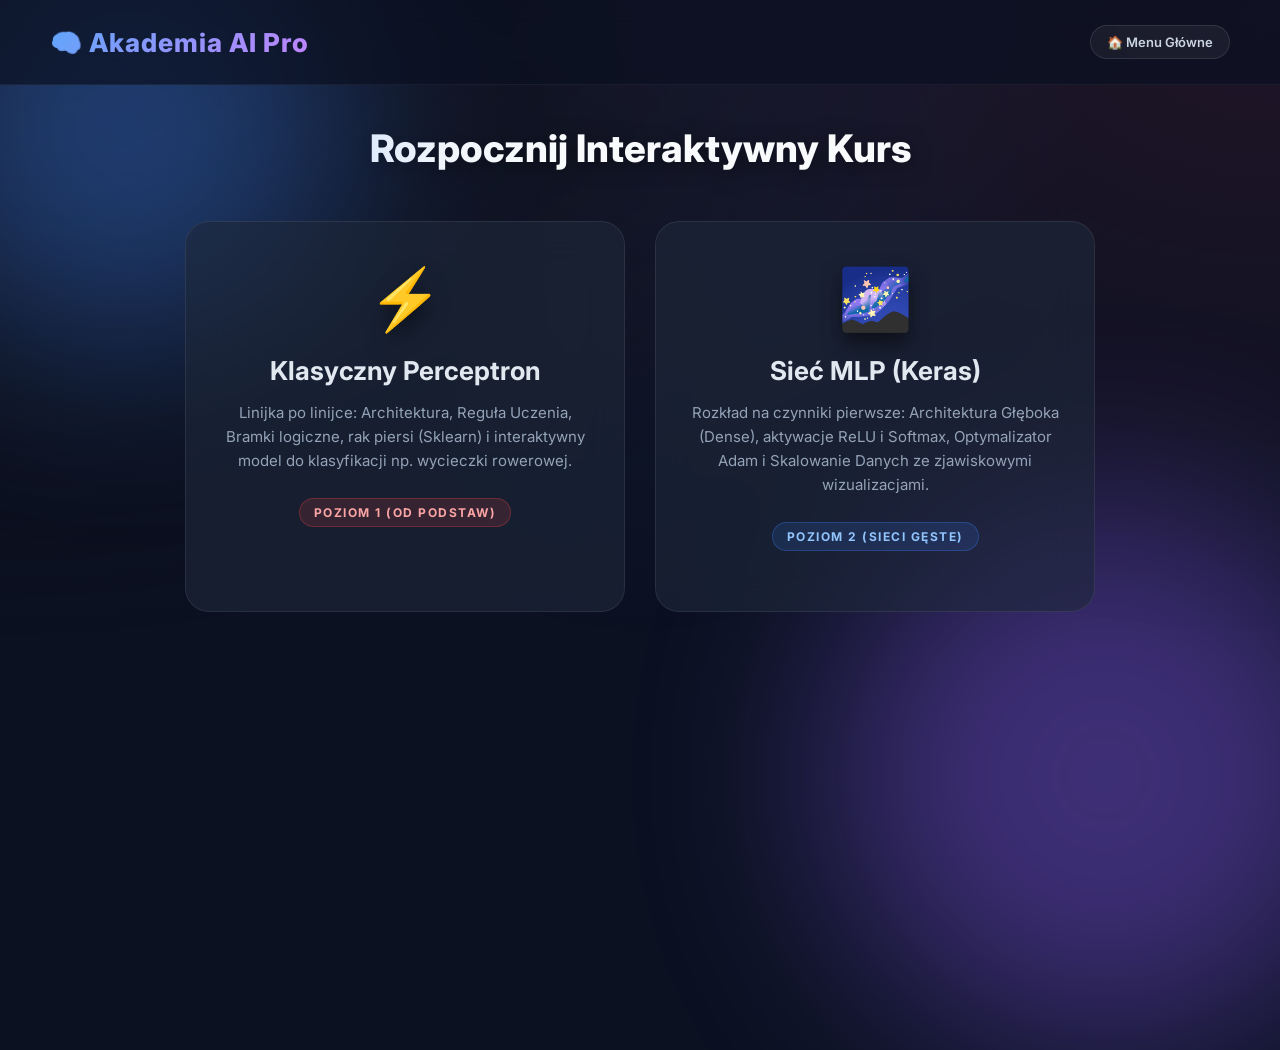
<file: MLP_Explainer/index.html>
<!DOCTYPE html>
<html lang="pl">

<head>
    <meta charset="UTF-8">
    <meta name="viewport" content="width=device-width, initial-scale=1.0">
    <title>Akademia AI Pro - Interactive Explainers</title>
    <link rel="stylesheet" href="style.css">
</head>

<body>
    <div class="bg-mesh"></div>
    <div class="globe globe-1"></div>
    <div class="globe globe-2"></div>

    <nav class="navbar">
        <div class="logo" id="nav-logo" style="cursor: pointer;">🧠 Akademia AI Pro</div>
        <button id="back-to-menu-top" class="btn btn-secondary hidden"
            style="font-size: 13px; padding: 8px 16px; border-radius:20px;">
            🏠 Menu Główne
        </button>
    </nav>

    <main class="container">
        <!-- ======================= -->
        <!-- MENU GŁÓWNE -->
        <!-- ======================= -->
        <div id="home-screen" class="active-screen menu-container">
            <h1 class="main-title">Rozpocznij Interaktywny Kurs</h1>
            <div class="menu-cards">
                <div class="menu-card" data-target="lesson-perceptron">
                    <div class="menu-icon">⚡</div>
                    <h2>Klasyczny Perceptron</h2>
                    <p>Linijka po linijce: Architektura, Reguła Uczenia, Bramki logiczne, rak piersi (Sklearn) i
                        interaktywny model do klasyfikacji np. wycieczki rowerowej.</p>
                    <span class="badge b-red">Poziom 1 (Od Podstaw)</span>
                </div>
                <div class="menu-card" data-target="lesson-mlp">
                    <div class="menu-icon">🌌</div>
                    <h2>Sieć MLP (Keras)</h2>
                    <p>Rozkład na czynniki pierwsze: Architektura Głęboka (Dense), aktywacje ReLU i Softmax,
                        Optymalizator Adam i Skalowanie Danych ze zjawiskowymi wizualizacjami.</p>
                    <span class="badge b-blue">Poziom 2 (Sieci Gęste)</span>
                </div>
            </div>
        </div>


        <!-- ======================= -->
        <!-- LEKCJA 1: PERCEPTRON -->
        <!-- ======================= -->
        <div id="lesson-perceptron" class="hidden-screen lesson-flow">

            <!-- P0: THEORY PERCEPTRON -->
            <section class="card glass-effect active-section">
                <div class="card-content">
                    <span class="badge b-red">Krok 1 / 11 (Teoria)</span>
                    <h1>Czym jest Perceptron?</h1>
                    <p>W dziedzinie sztucznej inteligencji <b>Perceptron</b> uchodzi za historycznego ojca u Sieci Neuronowych. Opracowany matematycznie w 1957 roku przez dr Franka Rosenblatta był zapowiedzią zasymulowania wzroku i działania mózgu.</p>
                    
                    <div class="line-by-line">
                        <div class="code-row">
                            <div class="code-header">Biologia ➔ Matematyka</div>
                            <div class="code-desc">Biologiczny neuron odbiera sygnał za pomocą dendrytów, kumuluje iskrę, i wyrzuca impuls aksonem dalej. <b>W programie jest to po prostu funkcja sumująca liczby.</b> Odbiera wejścia (liczby ułamkowe), waży je przez "ważność" sygnału (tzw. Wagi synaptyczne) i jeśli suma wykaże ładunek wystarczająco na plus - funkcja strzela wartością absolutną <code>1</code>. W innym wypadku <code>0</code>.</div>
                        </div>
                        <div class="code-row">
                            <div class="code-header">Liniowa Separowalność (Pięta Achillesa)</div>
                            <div class="code-desc">Pojedynczy Perceptron operuje płasko - rysuje podczas wyrokowania wyłącznie <b>jedną twardą prostą na wykresie.</b> Z tego powodu uchodzi za model matematycznie liniowy i nie jest w stanie pociąć bardziej zawiłych problemów z zachodzącymi na siebie danymi (np. XOR). Pchnęło to świat do budowania ich w pionowe "ściany" dziesiątek neuronów naraz (tzw. MLP).</div>
                        </div>
                    </div>
                    
                    <div class="anim-box">
                        <div class="perceptron-diagram">
                            <div class="p-inputs">
                                <div class="p-in-node">X1</div><div class="p-in-node">X2</div><div class="p-in-node">X3</div>
                            </div>
                            <div class="p-lines"></div>
                            <div class="p-soma">Suma = Σ (W*X)</div>
                            <div class="p-arrow">➔</div>
                            <div class="p-out">Wyj: 1</div>
                        </div>
                        <p class="anim-desc">Podrzynanie i sumowanie wszystkich drutów z informacją by wyrzucić jedną twardą decyzję.</p>
                    </div>

                    <button class="btn btn-primary next-btn">Jak to ująć w Kodzie? DALEJ ➔</button>
                </div>
            </section>
            <!-- P1: INIT -->
            <section class="card glass-effect hidden">
                <div class="card-content">
                    <span class="badge b-red">Krok 2 / 11</span>
                    <h1>Narodziny Algorytmu <span>(__init__)</span></h1>
                    <p>Budowę naszej AI zaczynamy zupełnie od zera w szczerym Pythonie używając struktury klasy
                        obiektowej.</p>

                    <div class="line-by-line">
                        <div class="code-row">
                            <div class="code-header"><span class="keyword">class</span> Perceptron:</div>
                            <div class="code-desc"><b>Szablon:</b> Tworzymy formę "Perceptron". Od teraz wywołując w
                                kodzie słowo <code>Perceptron()</code> ożywiamy jednego takiego "stwora".</div>
                        </div>
                        <div class="code-row">
                            <div class="code-header"> <span class="keyword">def</span> <span
                                    class="function">__init__</span>(self, lr=<span class="number">0.1</span>,
                                epochs=<span class="number">20</span>):</div>
                            <div class="code-desc"><b>Konstruktor:</b> Wywołuje się podczas narodzin. <b>lr (Learning
                                    Rate)</b> to procent o jaki skorygujemy model za każdy błąd, a <b>epochs</b> mówi
                                ile razy algorytm przeczyta szkolny podręcznik od deski do deski.</div>
                        </div>
                        <div class="code-row">
                            <div class="code-header"> <span class="keyword">self</span>.w = np.random.uniform(<span
                                    class="number">-0.5</span>, <span class="number">0.5</span>, <span
                                    class="number">3</span>)</div>
                            <div class="code-desc"><b>Wagi Początkowe (Myśli):</b> Inicjalizujemy 3 wagi (zmienne siły
                                sygnału) losując je od -0.5 do 0.5. Pozycja <code>self.w[0]</code> będzie zarezerwowana
                                dla tzw. Biasu - specjalnego niezależnego suwaka czułości całego neuronu!</div>
                        </div>
                    </div>

                    <div class="anim-box">
                        <div class="rand-weights">
                            <div class="w-cube">W0</div>
                            <div class="w-cube">W1</div>
                            <div class="w-cube">W2</div>
                        </div>
                        <p class="anim-desc">Trzy wylosowane wagi to mózg komórki czekający na doświadczenie.</p>
                    </div>

                    <button class="btn btn-primary next-btn">Jak Myśli Neuron? DALEJ ➔</button>
                </div>
            </section>

            <!-- P2: PREDICT -->
            <section class="card glass-effect hidden">
                <div class="card-content">
                    <span class="badge b-red">Krok 3 / 11</span>
                    <h1>Podejmowanie Decyzji <span>(predict)</span></h1>
                    <p>Aby komórka wydała osąd o bodźcu świetlnym (np. [0,1]), musi przeprowadzić go przez swoje
                        wywęszone wagi za pomocą matmy wektorowej.</p>

                    <div class="line-by-line">
                        <div class="code-row">
                            <div class="code-header"> <span class="keyword">def</span> <span
                                    class="function">predict</span>(self, x):<br> x = np.concatenate(([<span
                                    class="number">1</span>], x))</div>
                            <div class="code-desc"><b>Klejenie Biasu:</b> Nasz bodziec "x" z zewnątrz dostaje nałożoną z
                                przodu stałą "1". Dlaczego? Bo zaraz przemnożymy bodziec z naszymi Wagami (W). Musimy
                                stworzyć manekina `1` by wymnożyć go przez pierwszą sztuczną wagę z puli - czyli Bias
                                (W0)!</div>
                        </div>
                        <div class="code-row">
                            <div class="code-header"> s = np.dot(<span class="keyword">self</span>.w, x)</div>
                            <div class="code-desc"><b>Zderzenie:</b> Potężna funkcja NumPy `dot` (Iloczyn Skalarny).
                                Mnoży punktowo sygnał i wagę (np: <code>S = W0*1 + W1*x1 + W2*x2</code>). Z tego
                                wielkiego zderzenia powstaje zaledwie jedna suma: Zmienna <b>s</b> (Potencjał).</div>
                        </div>
                        <div class="code-row">
                            <div class="code-header"> <span class="keyword">return</span> <span class="number">1</span>
                                <span class="keyword">if</span> s >= <span class="number">0</span> <span
                                    class="keyword">else</span> <span class="number">0</span></div>
                            <div class="code-desc"><b>Skok (Ruch):</b> Neuron myśli na twardo. Jeśli potencjał
                                wzbudzenia 's' przebił linię podłogi (0) - krzyczy "TAK" (zwraca jedynkę). Jak nie, śpi
                                na głucho zwracając (0).</div>
                        </div>
                    </div>

                    <div class="anim-box">
                        <div class="step-anim">
                            <div class="step-bar-bg">
                                <div class="step-bar-fill"></div>
                            </div>
                            <div class="step-result step-res-1">Dobił ! Zwracam 1</div>
                        </div>
                        <p class="anim-desc">Potencjał rośnie aż przekracza granice 0 -> neuron emituje jedynkę do
                            diagnozy!</p>
                    </div>

                    <div class="buttons">
                        <button class="btn btn-secondary prev-btn">🡠 Wróć</button>
                        <button class="btn btn-primary next-btn">Krok 3: Pętla Fit (Część 1) ➔</button>
                    </div>
                </div>
            </section>

            <!-- P3: FIT P1 -->
            <section class="card glass-effect hidden">
                <div class="card-content">
                    <span class="badge b-red">Krok 4 / 11</span>
                    <h1>Szkoła dla Sztucznej Inteligencji <span>(fit)</span></h1>
                    <p>Zaczynamy uczyć "płaskiego" sztucznego nerwa na podstawie prawdziwych odpowiedzi w pętli.</p>

                    <div class="line-by-line">
                        <div class="code-row">
                            <div class="code-header"> <span class="keyword">def</span> <span
                                    class="function">fit</span>(self, X, y):<br> <span class="keyword">for</span> _
                                <span class="keyword">in</span> <span class="built_in">range</span>(<span
                                    class="keyword">self</span>.epochs):<br> errors = <span class="number">0</span>
                            </div>
                            <div class="code-desc">Wrzucamy do kotła matrycę setek zadań z matmy (X) oraz klucz
                                poprawnych odpowiedzi (y). Robimy dookoła tego "N Epok" iteracji. Symbol "_" zamiast np.
                                "i" oznacza, że nie interesuje nas, który to numer kółka biegnie maszyna. Konfirmujemy
                                też licznik pomyłek na 0.</div>
                        </div>
                        <div class="code-row">
                            <div class="code-header"> <span class="keyword">for</span> x, yd <span
                                    class="keyword">in</span> <span class="built_in">zip</span>(X, y):<br> x_ext =
                                np.concatenate(([<span class="number">1</span>], x))<br> y_pred = <span
                                    class="keyword">self</span>.predict(x)</div>
                            <div class="code-desc">Korzystamy z pythonowego <code>zip</code> aby wyjąć konkretne jedno
                                zdanie do przetłumaczenia z bazy i od razu obok trzymać za rączke prawidłowy klucz `yd`
                                (y desired). Symulator strzela w opinii neuronu do <code>y_pred</code> używając
                                `predict()`.</div>
                        </div>
                    </div>

                    <div class="buttons">
                        <button class="btn btn-secondary prev-btn">🡠 Wróć</button>
                        <button class="btn btn-primary next-btn">Krok 4: Błąd i Korekta ➔</button>
                    </div>
                </div>
            </section>

            <!-- P4: FIT P2 -->
            <section class="card glass-effect hidden">
                <div class="card-content">
                    <span class="badge b-red">Krok 5 / 11</span>
                    <h1>Karykastura Błędu: Magia AI</h1>
                    <p>Najsłynniejsze trzy wersy w historii Machine Learningu (Podstawowa reguła różnicowa z lat
                        50tych).</p>

                    <div class="line-by-line">
                        <div class="code-row">
                            <div class="code-header"> error = yd - y_pred</div>
                            <div class="code-desc"><b>Ogień a Woda:</b> Odejmowanie prawdy od kłamstwa. Jeżeli
                                powiedziano (1), a było (0) = <b>Błąd -1</b>. Jak zamilczał (0), a miało krzyczeć (1) =
                                <b>Błąd +1</b>. Trafił to <b>Błąd = 0</b>.</div>
                        </div>
                        <div class="code-row">
                            <div class="code-header"> <span class="keyword">self</span>.w += <span
                                    class="keyword">self</span>.lr * error * x_ext</div>
                            <div class="code-desc"><b>Święty Graal Uczenia:</b> Do wagi sumujemy Ułamek (LR) Z Błędu (1
                                lub -1) * Sam Wektor Bodźca Z Przestrzeni. Neuron automatycznie przestawia swoją
                                "Dźwignię opinnii / Wage" na plusie by w następnej Epoce móc przepchnąć prąd przy tym
                                właśnie kwiecie!</div>
                        </div>
                        <div class="code-row">
                            <div class="code-header"> errors += <span class="built_in">abs</span>(error)<br> <span
                                    class="keyword">if</span> errors == <span class="number">0</span>:<br> <span
                                    class="keyword">break</span></div>
                            <div class="code-desc">Liczymy błędy do worka globalnego niezależnie od znaku (`abs` =
                                wartość absolutna). Jeśli worek wyszedł po epoce rzutowo okrągłym zerem -> przerywamy
                                marnować prąd w procesorze komendą `break`, model zameldował perfekcję stu-procentową na
                                szkoleniu!</div>
                        </div>
                    </div>

                    <div class="anim-box">
                        <div class="update-anim">
                            <span class="w-old">W: 0.12</span> ➔ <span class="w-new">W: 0.52 !</span>
                        </div>
                        <p class="anim-desc">Wykryto Błąd! Waga z automatu urosła do góry, aby w kolejnej Epoce wyrzucić
                            wyższy potencjał na tej samej wejściówce!</p>
                    </div>

                    <div class="buttons">
                        <button class="btn btn-secondary prev-btn">🡠 Wróć</button>
                        <button class="btn btn-primary next-btn">Krok 5: Egzamin Ucznia ➔</button>
                    </div>
                </div>
            </section>

            <!-- P5: EVALUATE -->
            <section class="card glass-effect hidden">
                <div class="card-content">
                    <span class="badge b-red">Krok 6 / 11</span>
                    <h1>Egzamin Ucznia <span>(evaluate)</span></h1>
                    <p>Aby zobaczyć czy proces był udany, odpinamy mu odpowiedzi ze świadomości i zmuszamy do pisania
                        klasówki z użyciem wykreowanej na ślepo struktury Wag z pamięci podręcznej.</p>

                    <div class="line-by-line">
                        <div class="code-row">
                            <div class="code-header"> <span class="keyword">def</span> <span
                                    class="function">evaluate</span>(self, X, y):<br> correct = <span
                                    class="number">0</span><br> <span class="keyword">for</span> x, yd <span
                                    class="keyword">in</span> <span class="built_in">zip</span>(X,y):</div>
                            <div class="code-desc">Ponownie zapętlamy "Arkusz Egzaminacyjny X" spajając z kluczem "yd".
                                Inicjalizujemy licznik na 0 (Brak strzeżonych podpowiedzi o wagach uaktualnianych
                                wewnątrz - evaluate nigdy nic nie dodaje na self.w !)</div>
                        </div>
                        <div class="code-row">
                            <div class="code-header"> y_pred = <span class="keyword">self</span>.predict(x)<br> <span
                                    class="keyword">if</span> y_pred == yd:<br> correct += <span
                                    class="number">1</span><br> <span class="built_in">print</span>(f<span
                                    class="string">"Dokładność: {correct}/{len(y)}"</span>)</div>
                            <div class="code-desc">Wypluwamy strzał z diagnozy, przyrównujemy twardym boolem Pythona
                                `==` do referencji tablic. Skuteczne trafienie to podbicie licznika. Komenda
                                <code>len(y)</code> mówi ilu miało być pacjentów łącznie rzutując wspaniałą dokładność
                                procentu (np 4/4).</div>
                        </div>
                    </div>

                    <div class="buttons">
                        <button class="btn btn-secondary prev-btn">🡠 Wróć</button>
                        <button class="btn btn-primary next-btn">Krok 6: Problemy Logiki i XOR ➔</button>
                    </div>
                </div>
            </section>

            <!-- P6: GATES (AND OR XOR) -->
            <section class="card glass-effect hidden">
                <div class="card-content">
                    <span class="badge b-red">Krok 7 / 11</span>
                    <h1>Problemy Logiki (Zguba XOR'a)</h1>
                    <p>Płaski perceptron to mocarz jednej linii na płaszczyźnie wykresu. Odetnie `1` z `0,0,0` w bramce
                        AND na wymiar. Odetnie `0` z bazy pełnej jedynek w OR. Ale polegnie sromotnie w problemie XOR!
                    </p>

                    <div class="line-by-line">
                        <div class="code-row">
                            <div class="code-header">X_xor = np.array([[<span class="number">0</span>,<span
                                    class="number">0</span>], [<span class="number">0</span>,<span
                                    class="number">1</span>], [<span class="number">1</span>,<span
                                    class="number">0</span>], [<span class="number">1</span>,<span
                                    class="number">1</span>]])<br>y_xor = np.array([<span class="number">0</span>,<span
                                    class="number">1</span>,<span class="number">1</span>,<span
                                    class="number">0</span>])</div>
                            <div class="code-desc">Pomiędzy diagnozę zer z wariantu 0,0 oraz 1,1 wciskają nam się
                                odpowiedzi punktowe chwiednych Prawd (1) stojące na przekątnych punktach (0,1 oraz 1,0).
                                Matematyczna jedyna niemożliwość rozwiązania! Kod gubi się i wypluwa skuteczność
                                oscyllacji max z 50-70%, myląc proste na każdej osiowej próbie!</div>
                        </div>
                    </div>

                    <div class="anim-box">
                        <div class="xor-grid-wrap">
                            <div class="xor-p x-00">0</div>
                            <div class="xor-p x-11">0</div>
                            <div class="xor-p x-01">1</div>
                            <div class="xor-p x-10">1</div>
                            <div class="xor-line"></div>
                        </div>
                        <p class="anim-desc">Skacząca, zagubiona prosta liniowa bezwarunkowo nie może poprowadzić
                            gładkiej rzeki dzielącej poprawnie zera od jedynek, bowiem rzucone są na ukos. <b>To właśnie
                                ten powód wywołał rewolucję i nakazał ludziom złożyć Perceptrony w głębokie warstwy
                                (Wielowarstwowa MLP - z kolejnego lekcji!)</b></p>
                    </div>

                    <div class="buttons">
                        <button class="btn btn-secondary prev-btn">🡠 Wróć</button>
                        <button class="btn btn-primary next-btn">Krok 7: Zautomatyzowany Scikit-learn ➔</button>
                    </div>
                </div>
            </section>

            <!-- P7: Sklearn & Syntax -->
            <section class="card glass-effect hidden">
                <div class="card-content">
                    <span class="badge b-red">Krok 8 / 11</span>
                    <h1>Zderzenie z Machiną Google/Sklearn</h1>
                    <p>Aby nie klepać matryc ręcznie palcem na 4 próby badawcze, stosujemy biblioteczne gotowce dla
                        sprawdzianu bojowego.</p>

                    <div class="line-by-line">
                        <div class="code-row">
                            <div class="code-header">X,y = make_classification(n_samples=<span
                                    class="number">200</span>, n_informative=<span class="number">2</span>,
                                random_state=<span class="number">42</span>)</div>
                            <div class="code-desc">Prosi robota generacyjnego o 200 surowców wektorowych posiadających
                                czyste 2 cechy istotne `informative`. `random_state=42` nakazuje skompilować
                                pseudo-losowo zawsze idealną powtarzającą się siatkę za każdym odpaleniem dla uczciwości
                                w powtórzeniach prac.</div>
                        </div>
                        <div class="code-row">
                            <div class="code-header">p_sk = SklearnPerceptron(eta0=<span class="number">0.01</span>,
                                max_iter=<span class="number">100</span>)</div>
                            <div class="code-desc">Biblioteka w budowie robi to co Ty, wywołje algorytm lat '50. Tylko
                                nazywa rzeczy naukowo: Twój znany `lr` zwany pod flagę `eta0`, a `epochs` leci we flagę
                                `max_iter` jako graniczne interacje zapętleń wektorowych optymalizacji.</div>
                        </div>
                    </div>

                    <div class="anim-box">
                        <div class="race-anim">
                            <div class="race-track">
                                <div class="runner r-my">Twój Kod: 19.0ms 🐢</div>
                            </div>
                            <div class="race-track">
                                <div class="runner r-sk">Sklearn: 0.4ms 🐇</div>
                            </div>
                        </div>
                        <p class="anim-desc">Potężny Sklearn miażdży skrypt domowej roboty szybkością i wydajnością
                            dzięki niskopoziemowym, skompresowanym obliczeniom od Cythona.</p>
                    </div>

                    <div class="buttons">
                        <button class="btn btn-secondary prev-btn">🡠 Wróć</button>
                        <button class="btn btn-primary next-btn">Krok 8: Prawdziwy Test Rak Piersi ➔</button>
                    </div>
                </div>
            </section>

            <!-- P8: RAK PIERSI CM -->
            <section class="card glass-effect hidden">
                <div class="card-content">
                    <span class="badge b-red">Krok 9 / 11</span>
                    <h1>Diagnoza (Rak Piersi) i Tablica Pomyłek</h1>
                    <p>Wchodzimy na trudny rynek medyczny. Ładujemy <code>load_breast_cancer</code> z oszałamiającą
                        zawartością 30 rozmaitych wymiarów gęstości mas guza i oceniamy sieć twardą <b>Matrycą Błędów
                            (Confusion Matrix)</b>.</p>

                    <div class="line-by-line">
                        <div class="code-row">
                            <div class="code-header">train_test_split( ..., stratify=y) <br> clf = Perceptron( ...,
                                early_stopping=<span class="keyword">True</span>)</div>
                            <div class="code-desc"><b>stratify=y:</b> Chroniący kod zapobiega fatalności tasowania z
                                czapki - zmusza w podziale próbki do dokładnego odwzorowania procentu zachorowalności
                                grupy głównej! <br><b>early_stopping:</b> Maszyna inteligentnie w porę rezygnuje z
                                bezładnego nadpisania reguł pod pamiątkową tablicę i "Wyłącza piec treningowy" jeśli
                                widzi objawy skamienienia (Overfit).</div>
                        </div>
                        <div class="code-row">
                            <div class="code-header">cm = confusion_matrix(y_test, y_pred_test)</div>
                            <div class="code-desc">To najpiękniejsza tablica dla Data Scientista. Rozkłada sukces
                                (Accuracy) na 4 obnażające sektory w macierzy 2x2. Pokażmy ten przypadek z użyciem
                                wykreowanej siatki na dole.</div>
                        </div>
                    </div>

                    <div class="anim-box" style="background:#0f172a;">
                        <div class="cm-mat">
                            <div class="cm-c cm-tp">Prawdziwy Guz: ZNALAZŁ <br>(41 Pacjentek)</div>
                            <div class="cm-c cm-fp">Wolna Od Guza: STRASZY! <br>(5 FP)</div>
                            <div class="cm-c cm-fn">Prawdziwy Guz: ZIGNOROWAŁ! <br>(1 Zmarła)</div>
                            <div class="cm-c cm-tn">Zdrowa Kobieta: OK <br>(67 Pacjentek)</div>
                        </div>
                        <p class="anim-desc">Ciemna Zieleń to uśmiech (True Positive i True Negative). Problem jednak
                            stoi pod pulsacyjnym <b>Czerwonym Alarmem FN (False-Negative - Fałszywe Zaprzeczenie
                                Błędu)</b> - maszynie pomylił się odczyt 1 kobiety z rakiem nazywając ją zdrową
                            pacjentką. Taki jeden przypadek potrafi zrujnować cały komercyjny wydźwięk oprogramowania
                            95% skutecznego!!!</p>
                    </div>

                    <div class="buttons">
                        <button class="btn btn-secondary prev-btn">🡠 Wróć</button>
                        <button class="btn btn-primary next-btn">Krok 9: Interaktywny Rower ➔</button>
                    </div>
                </div>
            </section>

            <!-- P9: BIKE PLAYGROUND -->
            <section class="card glass-effect hidden">
                <div class="card-content">
                    <span class="badge b-red">Krok 10 / 11</span>
                    <h1>Twój Rowerowy Model (Praktyka)</h1>
                    <p>Załadowaliśmy na front end wszystkie Twoje prawdziwe 4 przetrenowane już ułamkowe wagi ze
                        środowiska Notatnika ćwiczebnego. Poczuj wektor w użyciu na froncie!</p>

                    <div class="playground-wrap">
                        <div class="bike-ui">
                            <label class="switch-row">
                                <input type="checkbox" id="bike-sun" checked>
                                <div class="lbl-txt">☀️ Czy Słońce?<br><small style="color:#f43f5e">(W1:
                                        -0.0797)</small></div>
                            </label>
                            <label class="switch-row">
                                <input type="checkbox" id="bike-time" checked>
                                <div class="lbl-txt">🕒 Wolny Czas?<br><small style="color:#10b981">(W2: 0.3138)</small>
                                </div>
                            </label>
                            <label class="switch-row">
                                <input type="checkbox" id="bike-ok">
                                <div class="lbl-txt">🚲 Sprawny Rower?<br><small style="color:#10b981">(W3:
                                        0.2271)</small></div>
                            </label>
                        </div>
                        <div class="code-desc"
                            style="text-align:center; margin-top:15px; background:rgba(0,0,0,0.4); border-radius:6px;">
                            <b>Potencjał Sumy</b> = Bias (-0.4100) + Wyliczenia z Wyboru Puszwek pow.</div>
                        <div class="result-box no-go" id="bike-result"></div>
                    </div>

                    <div class="buttons">
                        <button class="btn btn-secondary prev-btn">🡠 Wróć</button>
                        <button class="btn btn-success go-home-btn">Gratulacje! Zakończ i Pobiegnij na Egzamin
                            🏠</button>
                    </div>
                </div>
            </section>
        </div>

        <!-- ======================= -->
        <!-- LEKCJA 2: MLP (Rozbudowana!) -->
        <!-- ======================= -->
        <div id="lesson-mlp" class="hidden-screen lesson-flow">

            <!-- M0: THEORY MLP -->
            <section class="card glass-effect active-section">
                <div class="card-content">
                    <span class="badge b-blue">MLP 1 / 11 (Teoria)</span>
                    <h1>Czym jest Sieć MLP? <span>(Multi-Layer)</span></h1>
                    <p><b>MLP (Multi-Layer Perceptron)</b>. Co zrobisz, jeżeli twój zbiór chorych pacjentów na osi wykresu okrąża zdrowych dookoła uiszczając "zbiór w zbiorze"? Jedna płaska prosta noża logicznego wyuczonego w poprzedniej lekcji straci głowę i pocięłaby wszystkich na wskroś. Z pomocą idą rzędy komórek ułożone warstwami jedna po drugiej!</p>
                    
                    <div class="line-by-line">
                        <div class="code-row">
                            <div class="code-header">Warstwy Ukryte (Hidden Layers)</div>
                            <div class="code-desc">Zamiast prosić pojedynczą komórkę o wyrok, zatrudniamy np. siatkę 64 komórek. Pierwsza ściana patrzy na dane początkowe, po czym wypuszcza 64 strzały opinii z połączeń na ewoluującą dalej kolejną ścianę mózgów, które szukają już wzorców opartych na abstrakcjach wygenerowanych wcześniej. To prawdziwa potęga <b>Deep Learning</b> układająca klocki nieliniowe pojęcia formy np koła czy spirali klasowej.</div>
                        </div>
                        <div class="code-row">
                            <div class="code-header">Wsteczna Propagacja Błędu (Backpropagation)</div>
                            <div class="code-desc">Jak powiedzieć tysiącom ukrytych w głębi neuronów, żeby zmodyfikowały Wagi skoro wiedzą o błędzie tylko u wylotu tablicy predykcyjnej? Używamy fali wstecznej (Backprop). Bólowa Strata klasyfikacji cofa się w tył silnikiem pochodnych macierzy (W tym błyszczy C++ z TensorFlow i gradienty). Kara cofa się wytypowanymi ścieżkami ucinając i modyfikując wagi na drodze ewolucji zwanej np. z użyciem Adama na tysiącach połączeń symultanicznie!</div>
                        </div>
                    </div>

                    <div class="anim-box">
                        <div class="mlp-diagram">
                            <div class="layer l-in"><div class="mnode">Wejściowa</div></div>
                            <div class="layer l-hid1"><div class="mnode"></div><div class="mnode"></div><div class="mnode"></div></div>
                            <div class="layer l-hid2"><div class="mnode"></div><div class="mnode"></div><div class="mnode"></div></div>
                            <div class="layer l-out"><div class="mnode">Wyjściowa</div></div>
                        </div>
                        <p class="anim-desc">Błąd płynie pod prąd w szale wstecznej nauki po ukończonym zliczeniu Straty na końcu.</p>
                    </div>

                    <button class="btn btn-primary next-btn">Jak Wygląda Kod w Tensorflow? ➔</button>
                </div>
            </section>
            <!-- M1: IMPORTS -->
            <section class="card glass-effect hidden">
                <div class="card-content">
                    <span class="badge b-blue">MLP 2 / 9</span>
                    <h1>Głębszy Algorytm <span>(TensorFlow / Keras)</span></h1>
                    <p>Aby naprawić śmieszny zator "XORa" na płaskim neuronie z poprzedniej lekcji, rzucamy wielką broń.
                        Otwieramy notatnik Deep Learning Artificial Neural Networks (MLP).</p>

                    <div class="line-by-line">
                        <div class="code-row">
                            <div class="code-header"><span class="keyword">import</span> tensorflow <span
                                    class="keyword">as</span> tf<br><span class="keyword">import</span> keras</div>
                            <div class="code-desc"><b>Więcej niż NumPy:</b> TensorFlow jest ryczącym, tytanowym
                                silnikiem grafowym napisany przy współpracy Google Brain i Cuda w C++. Potrafi robić
                                macierze z pochodnymi cząstkowymi z zawrotną predkąscią równocześnie po setkach rdzeni
                                kart NVIDII do uczenia Głazów. <b>Keras</b> wjeżdża z góry na dół i dostarcza tylko
                                piękne "uchwyty, interfejs i przyciski w HTMLowym smaku" do zbudowania tego bez krwotoku
                                oczu inżyniera. Keras to kierownica obszyta skórą, TF to ziejący silnik w bagażniku.
                            </div>
                        </div>
                    </div>

                    <div class="anim-box">
                        <div class="gears-anim">
                            <div class="gear gear-tf">⚙️</div> <span
                                style="font-weight:900; font-size:30px; margin:0 20px;">+</span>
                            <div class="gear gear-k">💠</div>
                        </div>
                        <p class="anim-desc">Potężne zębatki obliczeniowe TensorFlow przyodziane w estetyczne i logiczne
                            moduły warstwowe Kerasa po wierzchu.</p>
                    </div>

                    <button class="btn btn-primary next-btn">Architektura Keras DALEJ ➔</button>
                </div>
            </section>

            <!-- M2: ARCHITECTURE DENSE -->
            <section class="card glass-effect hidden">
                <div class="card-content">
                    <span class="badge b-blue">MLP 3 / 9</span>
                    <h1>Pajęczyna Połączeń <span>(Dense & ReLU)</span></h1>
                    <p>Budujemy własny model nadpisując matczyne dziedzictwo Kerasa by dodać do brzucha Gęste Warstwy
                        Niejawne (Hidden Dense). To one zgniotą XORa wymyślając 64 unikalnych sztuk nowych
                        wielowymiarowych lini opisu świata.</p>

                    <div class="line-by-line">
                        <div class="code-row">
                            <div class="code-header"><span class="keyword">class</span> <span
                                    class="class">MLPmodel</span>(keras.Model):<br> <span class="keyword">def</span>
                                <span class="function">__init__</span>(self):<br> <span
                                    class="built_in">super</span>().__init__()</div>
                            <div class="code-desc"><b>Dziedziczenie (super):</b> Jak tylko otwierasz powołującego nowego
                                `__init__`, uderzasz do dziadków z `keras.Model` wezwaniem `super()`, błagając by po
                                cichu odpalił wszystkie zaplecza, tablice tensorowe i śledzenie epoek potrzebne modelowi
                                Keras bez wklepywania logiki w klawiaturę! Odfajkowane "gotowe" moduły do fit() w
                                pamięci RAM obudziły się.</div>
                        </div>
                        <div class="code-row">
                            <div class="code-header"> <span class="keyword">self</span>.warstwa1 =
                                keras.layers.Dense(<span class="number">64</span>, activation=<span
                                    class="string">'relu'</span>)</div>
                            <div class="code-desc"><b>Dense(64):</b> Zamawia brutalnie i jawnie na własność 64 potężne
                                sztuczne pojedyncze algorytmy neuronowe obudowane w grupę z poleceniem "Zespolić kable
                                ze wszystkim co z przodu". Daje mu też filtr i wyjście typu bramkującego: <b>ReLU!
                                    (Rectified Linear Unit)</b>. Nieliniowość w akcji. Jeśli dany neuron wymyśli bzdurną
                                odpowiedź z masą odchyleń ujemnych - RelU stępi obwód, nie pozwoli mu wypowiedzieć
                                negatywu niszcząc logarytmy i zablokuje potencjał do potulnego punktu spłaszczenia pod
                                nogami jako sztywne (0) przepuszczając do kolejnej linii tylko "Mowa O Opowieściach
                                Pozytywnych"! Matematyka przyspiesza naukę.</div>
                        </div>
                    </div>

                    <div class="anim-box">
                        <div class="dense-web">
                            <div class="col-nodes">
                                <div class="node"></div>
                                <div class="node"></div>
                            </div>
                            <div class="lines-conn"></div>
                            <div class="col-nodes">
                                <div class="node"></div>
                                <div class="node"></div>
                                <div class="node"></div>
                                <div class="node"></div>
                            </div>
                        </div>
                        <p class="anim-desc">To Gęsta Pajęczyna (Dense)! Każdy z wejściowych "kwiatków Irysa" przechodzi
                            kablem po ułamku swojej istoty w każdym z 64 "ukrytych myślicieli" pośrodku.</p>
                    </div>

                    <div class="buttons">
                        <button class="btn btn-secondary prev-btn">🡠 Wróć</button>
                        <button class="btn btn-primary next-btn">Softmax - DALEJ ➔</button>
                    </div>
                </div>
            </section>

            <!-- M3: SOFTMAX -->
            <section class="card glass-effect hidden">
                <div class="card-content">
                    <span class="badge b-blue">MLP 4 / 9</span>
                    <h1>Softmax to Opowieść <span>o Szansach Prawdopodobieństw...</span></h1>
                    <p>Po przepuszczeniu przez wyżymaczki na finiszu dostajesz brutalny rzut abstrakcyjnych wibracji
                        ułamkowych.</p>

                    <div class="line-by-line">
                        <div class="code-row">
                            <div class="code-header"> <span class="keyword">self</span>.wyjscie =
                                keras.layers.Dense(<span class="number">3</span>, activation=<span
                                    class="string">'softmax'</span>)</div>
                            <div class="code-desc">Końcowe gęste ujęcie neuronów musi szpilkowo liczyć Tyle sztuk wyjść
                                ILE GATUNKÓW ŚWIAT PODAŁ! Irys miał wpisane (3). Dodajemy magiczne słowo filtru:
                                <b>softmax</b>! Matematyczna machina sumująca Eulerem e^z miażdżąca każdy rzucony,
                                kosmiczny niezrównoważony cyfrowy ciąg abstraktów z węzłów w grzeczną, idealną pulę
                                UŁAMKOWYCH wariantów Prawdopodobieństw procentowych... ZAWSZE sumując pomyłki i prawdy
                                do rygorystycznych łącznych 100%! Będzie pewny w wariancie A i podkradał niewiedzę
                                drugiemu.</div>
                        </div>
                    </div>

                    <div class="anim-box">
                        <div class="softmax-anim">
                            <div class="sm-raw"><span>Val: 12.5</span> <span>Val: -3.2</span> <span>Val: 0.1</span>
                            </div>
                            <span style="color:#60a5fa;"> ➔ Softmax(e) ➔ </span>
                            <div class="sm-perc"><span>96.2%</span> <span>0.2%</span> <span>3.6%</span></div>
                        </div>
                        <p class="anim-desc">Dziwne abstrakcje stają się gwarancją ludzkiej czytelności wyników pewności
                            na poszczególny gatunek dla notatnika.</p>
                    </div>

                    <div class="buttons">
                        <button class="btn btn-secondary prev-btn">🡠 Wróć</button>
                        <button class="btn btn-primary next-btn">Kompilacja Adama ➔</button>
                    </div>
                </div>
            </section>

            <!-- M4: COMPILE ADAM & LOSS -->
            <section class="card glass-effect hidden">
                <div class="card-content">
                    <span class="badge b-blue">MLP 5 / 9</span>
                    <h1>Składnica Win Winowajcy <span>(Compile)</span></h1>
                    <p>Zanim zaczniemy cokolwiek wciskać do w/o klasy, TF z Kerasem muszą uzbroić maszynerię C++ w
                        pamięć RAM alokacją dyrektywy Compile.</p>

                    <div class="line-by-line">
                        <div class="code-row">
                            <div class="code-header">model.compile(<br> optimizer=<span
                                    class="string">'adam'</span>,<br> loss=<span
                                    class="string">'sparse_categorical_crossentropy'</span>,<br> metrics=[<span
                                    class="string">'accuracy'</span>]<br>)</div>
                            <div class="code-desc"><b>Adam (Adaptive Moment Estimation):</b> Złoty rydwan zstępujący na
                                ratunek starej Reguły Perceptronu ("Podawaj suche Error pomnożone przez Wzór 0.1 w
                                próżnie!"). Przestań! Mówimy tu o tysiącu wag u MLP, a nie trzech na rower z zeszytu!
                                Adam za pomocą logiki pędu uczy sieć schodzić adaptacyjnie z Góry Błędów, przyhamowując
                                tuż przed doliną by przypadniem jej w poślizgu nie minąć i zniwelować gubienie nauki.
                                Śmiertelnie przydatny.<br><br><b>Loss: Sparse_Categorical:</b> Krwawa chłosta straty
                                błędu logarytmicznie wyczulonej! Skoro daliśmy tam softmaxa na procenciki, a gatunki to
                                `y=0, 1, 2` (Liczbowy układ zwany Sparse z ang. Rzadki) i sieć strzela na gatunek 0
                                ledwo 3% a na chybiony 97%, bicz uderzy ją z impetem by niezwłocznie spuchły logarytmy i
                                wywaliło błąd i odszukało drogi korekty. </div>
                        </div>
                    </div>

                    <div class="buttons">
                        <button class="btn btn-secondary prev-btn">🡠 Wróć</button>
                        <button class="btn btn-primary next-btn">Jak Działa Skaler? ➔</button>
                    </div>
                </div>
            </section>

            <!-- M5: SCALER -->
            <section class="card glass-effect hidden">
                <div class="card-content">
                    <span class="badge b-blue">MLP 6 / 9</span>
                    <h1>Magia Skalowania <span>(StandardScaler)</span></h1>
                    <p>Ten fragment Twojego badawczego kodu zrywa z naiwnymi przypisaniami po wybuchowych masach miary w
                        rzeczywistości!</p>

                    <div class="line-by-line">
                        <div class="code-row">
                            <div class="code-header">scaler = <span class="class">StandardScaler</span>()<br>X_train =
                                scaler.fit_transform(X_train)<br>X_test = scaler.transform(X_test)</div>
                            <div class="code-desc">Przy powołaniu Skalera i poleceniem przeliczenia transformacji
                                (`fit_transform`) cała tabela kwiatów Irysa zmienia swe formy. Jeżeli długość liścia w
                                metrach wynosi `1850.5` a średnica ziarna pęknięcia głębi to jedyne szczupłe `0.02` –
                                Sieć podczas zderzeń potraktowała by ogromne wielkości jako najważniejszy punkt
                                odniesienia do sztywnych odrzuceń! Skaler bierze wszystkie cyferki w kolumnie bez
                                względu na wagę, ściąga ich ułożenie do średniej z zera i wygładza odchylenie standardu
                                na 1. Uczy sieci bez rasisztowskich uprzedzeń co do rzędu miary liczbowej. Kropka.</div>
                        </div>
                    </div>

                    <div class="anim-box" style="background:#0f172a;">
                        <div class="scaler-anim">
                            <div class="bar-big">180</div>
                            <div class="bar-small">2</div>
                            <div style="font-size:30px; margin-bottom: 20px;"> ➔ </div>
                            <div class="bar-small" style="background:#a78bfa; height:60px;">0.3</div>
                            <div class="bar-small" style="background:#a78bfa; height:50px;">-0.1</div>
                        </div>
                        <p class="anim-desc">Dysproprocje i dominacje liczbowe zostają ujarzmione do zdrowych wahań
                            blisko 0. Uczy obydwu tak samo solidnie.</p>
                    </div>

                    <div class="buttons">
                        <button class="btn btn-secondary prev-btn">🡠 Wróć</button>
                        <button class="btn btn-primary next-btn">Epoch, Fit & History ➔</button>
                    </div>
                </div>
            </section>

            <!-- M6: FIT -->
            <section class="card glass-effect hidden">
                <div class="card-content">
                    <span class="badge b-blue">MLP 7 / 9</span>
                    <h1>Pochłonięci Epokami <span>(fit)</span></h1>
                    <p>Tak samo jak w ręcznym Perceptronie lecimy z nauką w wielkiej iteracji, by minimalizować Stratę i
                        maksymalizować Trafność. Lecz Keras jest gadatliwy...</p>

                    <div class="line-by-line">
                        <div class="code-row">
                            <div class="code-header">history = model.fit(<br> X_train, y_train,<br> epochs=<span
                                    class="number">100</span>, batch_size=<span class="number">16</span>,<br>
                                validation_split=<span class="number">0.1</span>, verbose=<span class="number">1</span>)
                            </div>
                            <div class="code-desc"><b>history</b> służy do radosnego zachomikowania ocen z każdego
                                semetru naukowego by na końcu wyrzucić zgrabny <code>plt.plot(history)</code> pod ładne
                                obrazki z linii krzywych wykresu.<br><b>epochs:</b> Przeleci pulszujący strumień
                                sygnałowy kwiatów 100razy dla wycyzelowania matmy.<br><b>batch_size:</b> Paczka. Sieć
                                oszaleje od pojedynczej aktualizacji uchybienia, jeśli ułoży wsad z 10 tys kwiatów
                                jednocześnie pod 1 uśrednieniem straci precyzję rzeźbionego rowu. My podajemy jej
                                odmierzone 16 kwiatków, ona na tej podstawie uśrednia wygiętą w pędzie parabolę
                                uaktualnień propagacji powrotnej na wagi ze zderzaka! Potem leci do paczki numer
                                Dwa!<br><b>validation:</b> Tajny zbiór wykradany na starcie. Żeby Keras po drodze
                                raportował o uczciwości w obcowaniu ze skreśloną masą z 0.1 (tj 10% bazy!) na
                                prawdomówność - patrz wskaźniki val_loss.<br><b>verbose=1:</b> Wkuwa nam do oczu widok
                                logów z pasek ładujących iteracji na surowej ekranie konsoli komputującej.</div>
                        </div>
                    </div>

                    <div class="anim-box">
                        <div class="train-sim">
                            <div class="t-metric"><span class="m-loss">Loss: 1.5</span> <span class="m-acc">Acc:
                                    12%</span></div>
                            <div class="t-metric"><span class="m-loss" style="animation-delay:1s;">Loss: 0.8</span>
                                <span class="m-acc" style="animation-delay:1s;">Acc: 55%</span></div>
                            <div class="t-metric"><span class="m-loss" style="animation-delay:2s;">Loss: 0.2</span>
                                <span class="m-acc" style="animation-delay:2s;">Acc: 94%</span></div>
                        </div>
                        <p class="anim-desc">Ewolucja spadających strat uderzeniowych z Cross-Entropy i rosnącej
                            nieubłaganie skali celności modelu symulowana odczytem Logów Kerasa.</p>
                    </div>

                    <div class="buttons">
                        <button class="btn btn-secondary prev-btn">🡠 Wróć</button>
                        <button class="btn btn-primary next-btn">Prawdziwa Predykcja ➔</button>
                    </div>
                </div>
            </section>

            <!-- M7: ARGMAX -->
            <section class="card glass-effect hidden">
                <div class="card-content">
                    <span class="badge b-blue">MLP 8 / 9</span>
                    <h1>Decyzja nad przepaścią <span>(argmax)</span></h1>
                    <p>Na samym końcu, Twoja sieć MLP dysponuje oknem wypyerdolonym na Softmax. Należy zebrać listę
                        rzuconych ułamków od 0.00 do 1.00 i przypisać do cyfrowej tabeli werdykt klasyfikujący na `y` z
                        opcji 0, 1 i 2.</p>

                    <div class="line-by-line">
                        <div class="code-row">
                            <div class="code-header">y_pred_probs = model.predict(X_test)</div>
                            <div class="code-desc">Funkcja z notatników. Dla każdej pacnięto-odłożonej testowej próbki
                                (20%), program pluje nam nie jedną dumnie pewną wariantową odpowiedzią "to gatunek 1!".
                                On pluje gównianą pozycjonowaną listą wektorów rzędu <code>[0.10, 0.81, 0.09]</code> do
                                każdej komórki macierzystej w wywołanej strefie Probabilities (Probs).</div>
                        </div>
                        <div class="code-row">
                            <div class="code-header">y_pred = np.argmax(y_pred_probs, axis=<span
                                    class="number">1</span>)</div>
                            <div class="code-desc">Python (NumPy a dokładniej <code>np.argmax</code>) wjeżdża niczym
                                taranujący pług. Omiata każdą oddzielną linijkę osobnego obiektywnego kwiatka (komenda
                                terytorialna pozioma za pośrednictwem osi argumentu <b>axis=1</b>). Odczytuje na liście
                                poszczególną absolutnie najcięższą ułamkową formę (np 0.81) i wypisuje zamiast niej
                                wyłącznie odniesiony INDEKS numeryczny miejsca jej spoczynku! Wariant 0.81 stał na
                                podanym środku, stąd Indeks [1] wygrywając z [0] i [2]. Gatunek = 1. Model ukończył
                                zadanie przewidywania!</div>
                        </div>
                    </div>

                    <div class="buttons">
                        <button class="btn btn-secondary prev-btn">🡠 Wróć</button>
                        <button class="btn btn-primary next-btn">Idziemy na Plac Zabaw ➔</button>
                    </div>
                </div>
            </section>

            <!-- M8: PLAYGROUND -->
            <section class="card glass-effect hidden">
                <div class="card-content">
                    <span class="badge b-blue">MLP 9 / 9</span>
                    <h1>Interaktywny Plac Zabaw <span>(Zrozumieć MLP)</span></h1>
                    <p>Widziałeś Softmax. Widziałeś klasyfikator wyboru w osi poziomej rzędem z `argmax(axis=1)`.
                        Skrzynie biegów TensorFlow nie będą dla Ciebie już tabu w laboratoriach na obronie przedmiotu!
                        Przetestuj swą naoczną wyobraźnię manipulując zbiorem symulowanego Irysa za pomocą uczyć
                        neuronów na ułamku poniżej.</p>

                    <div class="playground-wrap">
                        <label class="slider-lbl">Długość Testowa Płatka (Centymetry Skali NumPy): <span id="pl-val"
                                style="color:#60a5fa">4.0</span> cm</label>
                        <input type="range" id="pl-slider" min="1.0" max="7.0" step="0.1" value="4.0">

                        <div style="background:rgba(0,0,0,0.5); padding:15px; border-radius:12px; margin-bottom:15px;">
                            <div style="color:#94a3b8; font-size:14px; margin-bottom:8px;">
                                <code>model.predict(X_test)</code> - Wynik Softmax (Na żywo z wycinka 1 kwiatu):</div>
                            <div id="probs-list" class="code-inline"
                                style="font-size:18px; letter-spacing:1px; color:#3b82f6;">[0.01, 0.94, 0.05]</div>
                            <div style="font-size:12px; font-weight:bold; color:#f43f5e; margin-top:8px;">Σ Łącznie
                                Procentowych Szans = Zawsze 1.0 (100%)</div>
                        </div>

                        <div style="color:#cbd5e1; font-size:15px; margin: 20px 0;"><span style="color:#fcd34d">➔ Zrzut
                                na NumPy wyplwa największy indeks tablicowy funkcyjnie argmax na axis=1! ➔</span></div>

                        <div class="result-box" id="final-choice"
                            style="background:#1e293b; border-left:4px solid #10b981;">y_pred: Gatunek 1</div>
                    </div>

                    <div class="buttons">
                        <button class="btn btn-secondary prev-btn">🡠 Wróć</button>
                        <button class="btn btn-success go-home-btn">Gratulacje! Zakończ Moduł Skutecznie 🏠</button>
                    </div>
                </div>
            </section>

        </div>
    </main>
    <script src="script.js"></script>
</body>

</html>
</file>
<file: MLP_Explainer/style.css>
@import url('https://fonts.googleapis.com/css2?family=Inter:wght@300;400;500;600;700;800&family=Fira+Code:wght@400;500;600&display=swap');

* {
    margin: 0; padding: 0; box-sizing: border-box; font-family: 'Inter', sans-serif;
}

body {
    background: #0b1121; color: #f8fafc; min-height: 100vh;
    display: flex; flex-direction: column; align-items: center;
    overflow-x: hidden; position: relative; padding-bottom: 60px;
}

/* Beautiful Animated Backgrounds */
.bg-mesh {
    position: fixed; top: 0; left: 0; width: 100vw; height: 100vh; z-index: -2;
    background-image: radial-gradient(at 0% 0%, hsla(253,16%,7%,1) 0, transparent 50%), 
                      radial-gradient(at 50% 0%, hsla(225,39%,30%,0.2) 0, transparent 50%), 
                      radial-gradient(at 100% 0%, hsla(339,49%,30%,0.2) 0, transparent 50%);
}
.globe { position: absolute; border-radius: 50%; filter: blur(100px); opacity: 0.4; animation: float 10s infinite alternate ease-in-out; }
.globe-1 { width: 450px; height: 450px; background: #3b82f6; top: -100px; left: -100px; }
.globe-2 { width: 550px; height: 550px; background: #8b5cf6; bottom: -150px; right: -100px; animation-delay: -5s;}
@keyframes float { 0% { transform: translateY(0) scale(1); } 100% { transform: translateY(30px) scale(1.1); } }

/* Navbar */
.navbar {
    width: 100%; padding: 25px 50px; display: flex; align-items: center;
    backdrop-filter: blur(12px); border-bottom: 1px solid rgba(255, 255, 255, 0.05);
    margin-bottom: 40px; justify-content: space-between; position: sticky; top:0; z-index: 100;
    background: rgba(11, 17, 33, 0.7);
}
.logo { font-size: 26px; font-weight: 800; background: linear-gradient(135deg, #60a5fa, #c084fc); -webkit-background-clip: text; -webkit-text-fill-color: transparent; letter-spacing: 1px; }

.container { width: 100%; max-width: 950px; padding: 0 20px; display: flex; flex-direction: column; align-items: center; }

/* Menu */
.active-screen { display: block; width: 100%; animation: fadeIn 0.5s cubic-bezier(0.4, 0, 0.2, 1) forwards; }
.hidden-screen { display: none; }
.main-title { font-size: 38px; font-weight: 800; text-align: center; margin-bottom: 50px; text-shadow: 0 4px 20px rgba(0,0,0,0.5); }
.menu-cards { display: grid; grid-template-columns: repeat(auto-fit, minmax(320px, 1fr)); gap: 30px; width: 100%; }
.menu-card {
    background: rgba(30, 41, 59, 0.6); backdrop-filter: blur(20px);
    border: 1px solid rgba(255, 255, 255, 0.08); padding: 40px 30px; border-radius: 24px;
    cursor: pointer; transition: all 0.4s cubic-bezier(0.175, 0.885, 0.32, 1.275); text-align: center;
    position: relative; overflow: hidden;
}
.menu-card::before {
    content: ''; position: absolute; top: 0; left: -100%; width: 50%; height: 100%;
    background: linear-gradient(to right, transparent, rgba(255,255,255,0.05), transparent);
    transform: skewX(-20deg); transition: 0.5s;
}
.menu-card:hover::before { left: 150%; }
.menu-card:hover { transform: translateY(-10px); box-shadow: 0 20px 40px rgba(59, 130, 246, 0.2); border-color: rgba(96, 165, 250, 0.4); }
.menu-icon { font-size: 60px; margin-bottom: 20px; text-shadow: 0 10px 20px rgba(0,0,0,0.5); }
.menu-card h2 { font-size: 26px; color: #e2e8f0; margin-bottom: 15px; font-weight: 700; }
.menu-card p { font-size: 15px; color: #94a3b8; margin-bottom: 25px; line-height: 1.6; }

/* Badges */
.badge { padding: 6px 14px; border-radius: 20px; font-size: 12px; font-weight: 700; display: inline-block; margin-bottom: 20px; text-transform: uppercase; letter-spacing: 1.5px; }
.b-red { background: rgba(239, 68, 68, 0.15); color: #fca5a5; border: 1px solid rgba(239, 68, 68, 0.3); }
.b-blue { background: rgba(59, 130, 246, 0.15); color: #93c5fd; border: 1px solid rgba(59, 130, 246, 0.3); }

/* Lesson Cards */
.card { display: none; width: 100%; }
.active-section { display: block; animation: slideUp 0.6s cubic-bezier(0.16, 1, 0.3, 1) forwards; }
@keyframes slideUp { from { opacity: 0; transform: translateY(40px); } to { opacity: 1; transform: translateY(0); } }

.glass-effect {
    background: rgba(15, 23, 42, 0.7); backdrop-filter: blur(24px);
    border: 1px solid rgba(255, 255, 255, 0.08); border-radius: 24px;
    padding: 40px; box-shadow: 0 30px 60px -15px rgba(0, 0, 0, 0.6); margin-bottom: 40px;
}
.card-content h1 { font-size: 32px; font-weight: 800; margin-bottom: 15px; letter-spacing: -0.5px; }
.card-content h1 span { color: #60a5fa; }
.card-content > p { font-size: 16px; line-height: 1.7; color: #cbd5e1; margin-bottom: 25px; font-weight: 400; }

/* Buttons */
.btn { padding: 14px 28px; border-radius: 12px; font-weight: 600; font-size: 15px; cursor: pointer; border: none; transition: all 0.3s ease; outline: none; }
.btn-primary { background: linear-gradient(135deg, #3b82f6, #4f46e5); color: white; box-shadow: 0 10px 20px -5px rgba(59, 130, 246, 0.5); }
.btn-primary:hover { transform: translateY(-3px); box-shadow: 0 15px 25px -5px rgba(59, 130, 246, 0.7); }
.btn-secondary { background: rgba(255, 255, 255, 0.05); color: #cbd5e1; border: 1px solid rgba(255, 255, 255, 0.1); }
.btn-secondary:hover { background: rgba(255, 255, 255, 0.1); color: #fff; }
.btn-success { background: linear-gradient(135deg, #10b981, #059669); color: white; box-shadow: 0 10px 20px -5px rgba(16, 185, 129, 0.5); }
.btn-success:hover { transform: translateY(-3px); box-shadow: 0 15px 25px -5px rgba(16, 185, 129, 0.7); }
.buttons { display: flex; justify-content: space-between; margin-top: 40px; }

/* Exam Mode: Line-by-Line Breakdown */
.line-by-line { display: flex; flex-direction: column; gap: 16px; margin: 30px 0; }
.code-row { 
    display: flex; flex-direction: column; background: rgba(0,0,0,0.4); 
    border-radius: 12px; overflow: hidden; border-left: 4px solid #6366f1;
    transition: transform 0.2s; box-shadow: 0 4px 15px rgba(0,0,0,0.2);
}
.code-row:hover { transform: translateX(5px); border-left-color: #8b5cf6; }
.code-header {
    background: #111827; padding: 16px 20px; font-family: 'Fira Code', monospace;
    font-size: 15px; color: #e5e7eb; white-space: pre-wrap; font-weight: 500;
}
.code-desc {
    padding: 18px 20px; font-size: 14.5px; color: #cbd5e1; background: rgba(255,255,255,0.02);
    border-top: 1px solid rgba(255,255,255,0.05); line-height: 1.7;
}
.code-desc b { color: #fca5a5; font-weight: 700; background: rgba(244, 63, 94, 0.1); padding: 3px 6px; border-radius: 4px; }

/* Syntax */
.keyword { color: #c678dd; } .string { color: #98c379; } .comment { color: #64748b; font-style: italic; }
.function { color: #61afef; } .class { color: #e5c07b; } .number { color: #d19a66; } .built_in { color: #56b6c2; }
.code-inline { font-family: 'Fira Code', monospace; background: rgba(255,255,255,0.1); padding: 3px 8px; border-radius: 6px; color: #a78bfa; }

/* Animations Container */
.anim-box {
    background: linear-gradient(to bottom right, rgba(15, 23, 42, 0.8), rgba(30, 41, 59, 0.8));
    border-radius: 16px; padding: 30px; margin: 30px 0; border: 1px solid rgba(255, 255, 255, 0.05); 
    text-align: center; box-shadow: inset 0 2px 20px rgba(0,0,0,0.5);
    display: flex; flex-direction: column; align-items: center; justify-content: center; min-height: 200px;
}
.anim-desc { font-size: 14px !important; color: #94a3b8 !important; margin-top: 25px !important; margin-bottom: 0 !important; font-weight:500; }

/* P0 Theory Perceptron */
.perceptron-diagram { display:flex; align-items:center; gap:20px; }
.p-inputs { display:flex; flex-direction:column; gap:10px; }
.p-in-node { width:30px; height:30px; background:#f43f5e; border-radius:50%; font-size:12px; font-weight:bold; line-height:30px; animation: pulseNode 3s infinite alternate;}
.p-lines { display:flex; flex-direction:column; justify-content:space-around; width:40px; border-right: 2px solid rgba(255,255,255,0.3); height:100px; margin-right:10px;}
.p-soma { width: 100px; height: 100px; background:radial-gradient(circle, #3b82f6, #1e3a8a); border-radius:50%; display:flex; align-items:center; justify-content:center; font-weight:bold; font-size:14px; box-shadow:0 0 20px #3b82f6;}
.p-arrow { color:#94a3b8; font-size:24px; animation: glowArrow 1.5s infinite alternate;}
.p-out { padding: 10px 15px; border-radius:8px; border:2px solid #10b981; color:#10b981; font-weight:900;}
@keyframes glowArrow { from{color:rgba(255,255,255,0.1); transform:translateX(0);} to{color:#10b981; transform:translateX(5px);} }

/* P1 Random Weights */
.rand-weights { display: flex; gap: 20px; justify-content: center; align-items: center;}
.w-cube { width: 70px; height: 70px; background: #3b82f6; border-radius: 16px; display: flex; align-items: center; justify-content: center; font-weight: 800; font-size:18px; box-shadow: 0 10px 20px rgba(59,130,246,0.3); animation: floatCube 3s infinite ease-in-out alternate; }
.w-cube:nth-child(2) { animation-delay: 1s; background: #8b5cf6; box-shadow: 0 10px 20px rgba(139,92,246,0.3);}
.w-cube:nth-child(3) { animation-delay: 2s; background: #ec4899; box-shadow: 0 10px 20px rgba(236,72,153,0.3);}
@keyframes floatCube { 0% { transform: translateY(0) scale(1) rotate(-5deg); } 100% { transform: translateY(-15px) scale(1.1) rotate(5deg); } }

/* P2 Dot Product */
.dot-anim { display: flex; gap: 15px; align-items: center; font-family: 'Fira Code', monospace; font-size:18px;}
.dot-item { padding: 10px 20px; background: rgba(255,255,255,0.05); border-radius: 8px; border: 1px solid rgba(255,255,255,0.1); }
.dot-sum { font-weight:800; color: #10b981; animation: glowText 2s infinite alternate;}
@keyframes glowText { from {text-shadow: 0 0 5px #10b981;} to {text-shadow: 0 0 20px #10b981;} }

/* P3 Step Function */
.step-anim { display: flex; flex-direction: column; align-items: center; gap: 20px; }
.step-bar-bg { width: 300px; height: 20px; background: #334155; border-radius: 10px; position: relative; overflow:hidden;}
.step-bar-fill { height: 100%; width: 0%; background: linear-gradient(90deg, #f43f5e, #10b981); animation: fillBar 4s infinite;}
.step-result { padding: 15px 30px; font-size: 24px; font-weight:800; border-radius: 12px; background: #1e293b; color: #fff; border: 2px solid #334155;}
.step-res-1 { border-color: #10b981; color: #10b981; animation: popIn 4s infinite;}
@keyframes fillBar { 0% {width: 0%;} 50% {width: 100%;} 100% {width: 0%;} }
@keyframes popIn { 0%, 45% {opacity:0.3; transform:scale(0.9);} 50%, 95% {opacity:1; transform:scale(1.1); box-shadow: 0 0 20px rgba(16,185,129,0.5);} 100% {opacity:0.3; transform:scale(0.9);} }

/* P5 Error Update */
.update-anim { display: flex; gap: 30px; font-size:20px; font-family:monospace; font-weight:bold; }
.w-old { color: #94a3b8; text-decoration: line-through; }
.w-new { color: #f43f5e; animation: wUpdatePulse 1.5s infinite alternate;}
@keyframes wUpdatePulse { from{transform:scale(1); color:#f43f5e;} to{transform:scale(1.2); color:#10b981;} }

/* P7 XOR Problem */
.xor-grid-wrap { width: 150px; height: 150px; border: 2px solid #475569; position: relative; border-radius:12px; }
.xor-p { position: absolute; width: 24px; height: 24px; border-radius: 50%; font-size: 12px; font-weight:bold; line-height:24px; text-align:center;}
.x-00 { bottom: 10%; left: 10%; background: #f43f5e; } .x-11 { top: 10%; right: 10%; background: #f43f5e; }
.x-01 { top: 10%; left: 10%; background: #10b981; } .x-10 { bottom: 10%; right: 10%; background: #10b981; }
.xor-line { position: absolute; width:150%; height:3px; background:#fff; top:50%; left:-25%; transform-origin:center; animation: xorStruggle 3s infinite;}
@keyframes xorStruggle { 0% {transform:rotate(20deg) translateY(-20px);} 50% {transform:rotate(-45deg) translateY(0px);} 100% {transform:rotate(20deg) translateY(30px);} }

/* P8 Race */
.race-anim { width: 100%; max-width: 500px; display:flex; flex-direction:column; gap:20px;}
.race-track { width: 100%; height: 40px; background: rgba(255,255,255,0.05); border-radius: 20px; position:relative; overflow:hidden; border: 1px solid rgba(255,255,255,0.1);}
.runner { position: absolute; top:0; left:0; height:100%; border-radius:20px; color:#fff; font-weight:bold; font-size:12px; line-height:40px; text-align:right; padding-right:15px; white-space:nowrap;}
.r-sk { background: linear-gradient(90deg, #10b981, #059669); width: 0%; animation: runFast 2s infinite; }
.r-my { background: linear-gradient(90deg, #3b82f6, #2563eb); width: 0%; animation: runSlow 2s infinite; }
@keyframes runFast { 0%{width:0%;} 10%{width:100%;} 100%{width:100%;} }
@keyframes runSlow { 0%{width:0%;} 80%{width:100%;} 100%{width:100%;} }

/* CM Grid */
.cm-mat { display: grid; grid-template-columns: 1fr 1fr; gap: 15px; width: 100%; max-width: 400px; }
.cm-c { padding: 25px; border-radius: 16px; font-weight: 800; font-size: 16px; text-transform:uppercase; letter-spacing:1px;}
.cm-tp, .cm-tn { background: rgba(16, 185, 129, 0.1); border: 2px solid #10b981; color: #10b981; }
.cm-fn { background: rgba(239, 68, 68, 0.2); border: 2px solid #ef4444; color: #fca5a5; position:relative; animation: falseAlarm 1s infinite alternate;}
.cm-fp { background: rgba(245, 158, 11, 0.1); border: 2px solid #f59e0b; color: #fcd34d; }
@keyframes falseAlarm { from {box-shadow:0 0 10px rgba(239,68,68,0.5);} to {box-shadow:0 0 30px rgba(239,68,68,1); transform:scale(1.05);} }


/* M0 Theory MLP */
.mlp-diagram { display:flex; align-items:center; justify-content:space-between; width:100%; max-width:500px;}
.layer { display:flex; flex-direction:column; gap:10px; align-items:center;}
.mnode { width:40px; height:40px; background:#1e293b; border: 2px solid #64748b; border-radius:50%; font-size:10px; text-align:center; padding-top:10px; color:#fff; box-shadow:0 0 5px rgba(255,255,255,0.1);}
.l-hid1 .mnode, .l-hid2 .mnode { background:#a78bfa; border-color:#8b5cf6; animation: blinkLayers 2s infinite alternate;}
.l-hid2 .mnode { animation-delay:1s;}
.l-out .mnode { background:#10b981; border-color:#059669; border-radius:8px;}
@keyframes blinkLayers { from {box-shadow: 0 0 5px #8b5cf6; transform:scale(0.9);} to {box-shadow: 0 0 20px #c084fc; transform:scale(1.1);} }

/* MLP Gears */
.gears-anim { display: flex; align-items: center; gap:30px; }
.gear { font-size: 60px; display:inline-block; }
.gear-tf { animation: spinTF 4s linear infinite; filter: drop-shadow(0 0 10px #f59e0b); }
.gear-k { animation: spinK 6s linear infinite; filter: drop-shadow(0 0 10px #ef4444); }
@keyframes spinTF { 100% {transform: rotate(360deg);} }
@keyframes spinK { 100% {transform: rotate(-360deg);} }

/* MLP Dense Web */
.dense-web { display: flex; justify-content: space-between; align-items: center; width:100%; max-width:500px;}
.col-nodes { display: flex; flex-direction: column; gap:15px; }
.node { width:30px; height:30px; border-radius:50%; background:#3b82f6; box-shadow:0 0 10px #3b82f6; animation: pulseNode 2s infinite alternate;}
@keyframes pulseNode { from{opacity:0.5; transform:scale(0.8);} to{opacity:1; transform:scale(1.2);} }
.lines-conn {flex:1; height:2px; background: linear-gradient(90deg, rgba(59,130,246,0), rgba(59,130,246,0.5), rgba(59,130,246,0)); position:relative; overflow:hidden;}
.lines-conn::after {content:''; position:absolute; top:0; left:0; width:20px; height:100%; background:#fff; filter:blur(2px); animation: shoot 1s infinite linear;}
@keyframes shoot { 0%{left:-20px;} 100%{left:100%;} }

/* Softmax Anim */
.softmax-anim { display: flex; align-items: center; gap: 20px; font-weight:800; font-size:20px;}
.sm-raw { display:flex; flex-direction:column; gap:10px; color:#cbd5e1; }
.sm-perc { display:flex; flex-direction:column; gap:10px; color:#10b981; animation: glowSm 2s infinite alternate;}
@keyframes glowSm { from{text-shadow:0 0 5px #10b981;} to{text-shadow:0 0 15px #10b981; transform:scale(1.1);} }

/* Scale Anim */
.scaler-anim { display:flex; align-items:flex-end; gap:30px; height: 150px;}
.bar-big { width: 50px; background: #f43f5e; line-height:30px; text-align:center; font-weight:bold; animation: scaleDown 3s infinite alternate cubic-bezier(0.16, 1, 0.3, 1);}
.bar-small { width: 50px; background: #3b82f6; line-height:30px; text-align:center; font-weight:bold; animation: scaleUp 3s infinite alternate cubic-bezier(0.16, 1, 0.3, 1);}
@keyframes scaleDown { 0%{height:150px;} 100%{height:80px; background:#a78bfa;} }
@keyframes scaleUp { 0%{height:20px;} 100%{height:60px; background:#a78bfa;} }

/* Epoch/Loss progress */
.train-sim { width:100%; max-width:400px; display:flex; flex-direction:column; gap:15px; }
.t-metric { display:flex; justify-content:space-between; font-family:monospace; font-size:16px;}
.m-loss { color: #f43f5e; font-weight:bold; animation: numDrop 4s infinite linear;}
.m-acc { color: #10b981; font-weight:bold; animation: numRise 4s infinite linear;}
@keyframes numDrop { 0%{content:"1.520"} 100%{opacity:0.5;} }
@keyframes numRise { 0%{content:"30.0%"} 100%{opacity:0.5;} }

/* Interactive Playgrounds */
.playground-wrap { background: rgba(0,0,0,0.4); padding: 30px; border-radius: 16px; border: 1px solid rgba(255,255,255,0.1); width: 100%;}
.slider-lbl { display: block; margin-bottom: 12px; font-size: 15px; font-weight: 600; color:#e2e8f0; }
input[type=range] { width: 100%; accent-color: #60a5fa; height: 8px; background: #334155; border-radius: 5px; outline: none; margin-bottom:25px; cursor:pointer;}
input[type=checkbox] { width: 20px; height: 20px; accent-color: #10b981; cursor:pointer;}
.switch-row { display: flex; align-items: center; gap: 15px; cursor: pointer; padding: 10px; background:rgba(255,255,255,0.02); border-radius:8px; margin-bottom:10px; transition:0.2s;}
.switch-row:hover { background:rgba(255,255,255,0.05);}
.result-box { padding: 25px; border-radius: 12px; font-weight: 800; font-size: 22px; text-align:center; transition: all 0.3s cubic-bezier(0.175, 0.885, 0.32, 1.275); margin-top:15px;}

@media (max-width: 600px) {
    .cm-mat { grid-template-columns: 1fr; }
    .anim-box { padding: 15px; }
    .card-content h1 { font-size: 26px; }
    .step-bar-bg { width: 200px; }
    .mlp-diagram { flex-direction:column; height:300px; justify-content:space-between; }
    .layer { flex-direction:row;}
}
</file>
